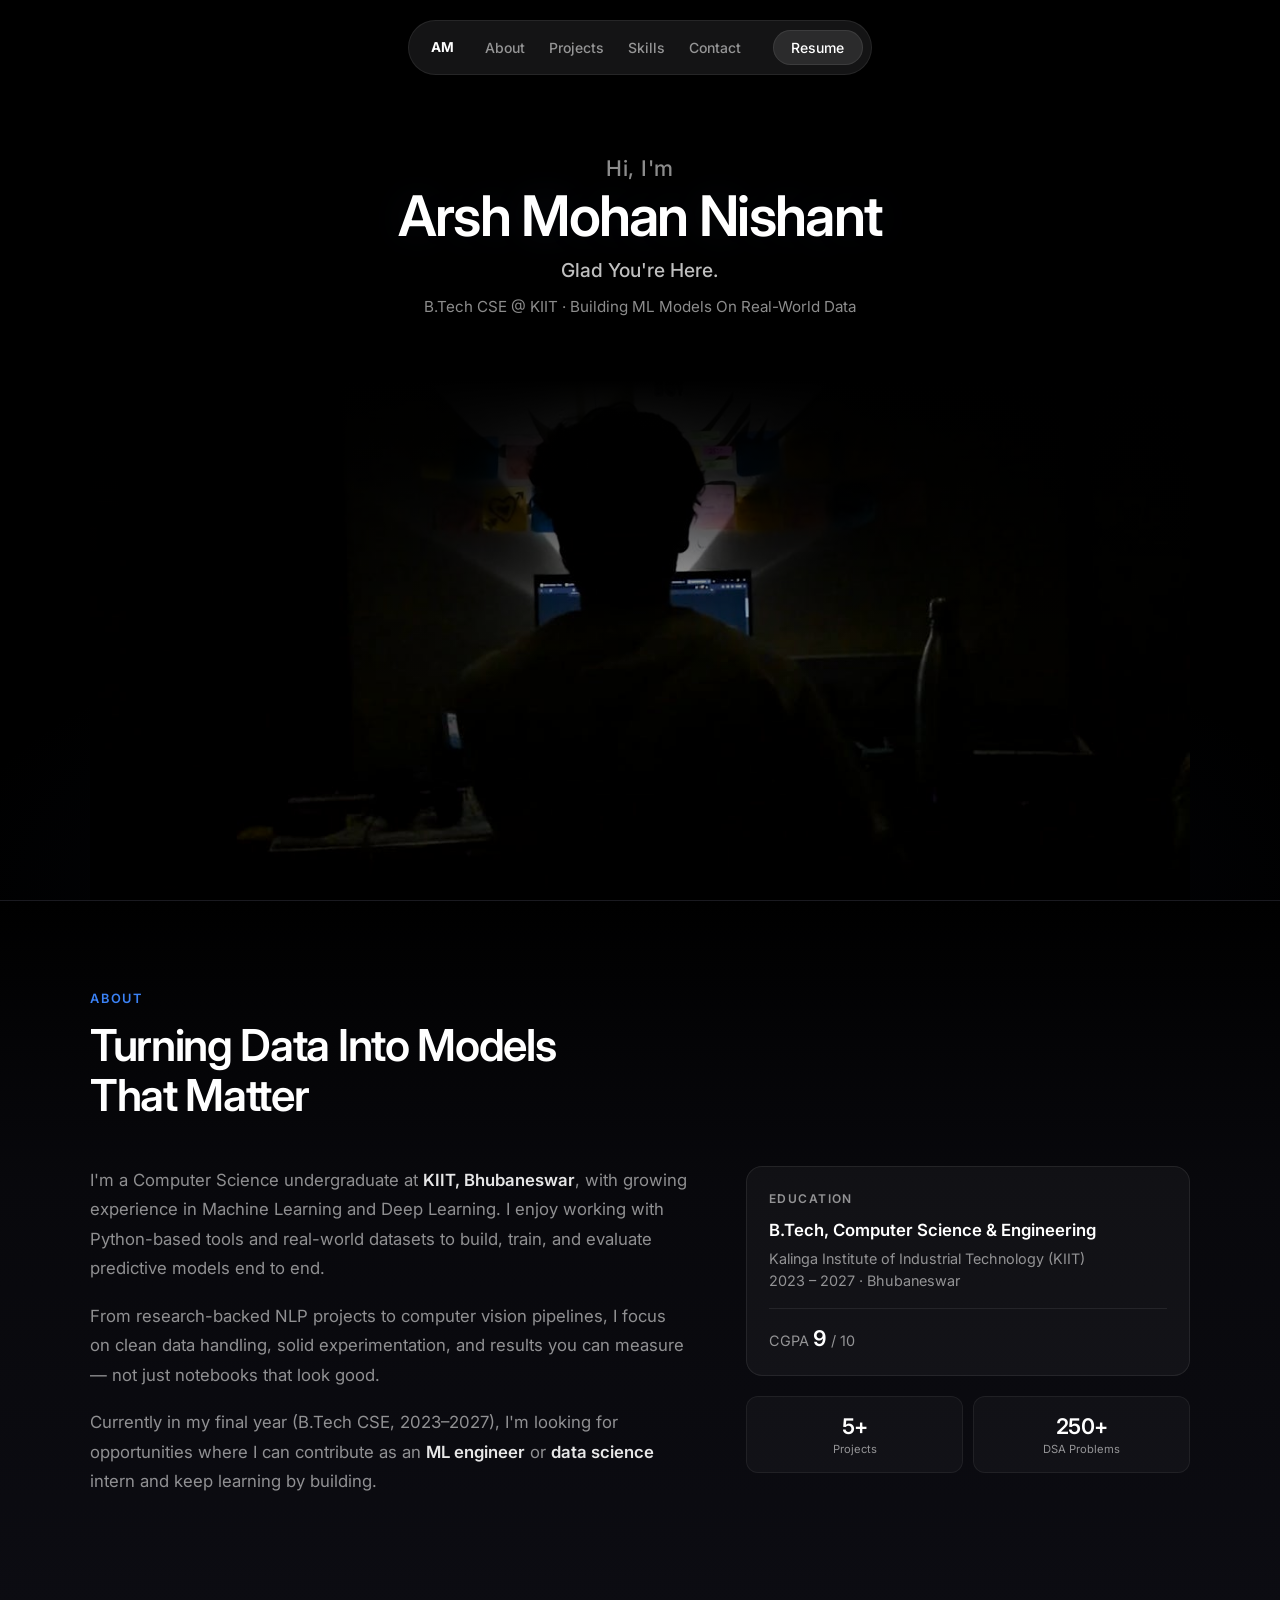
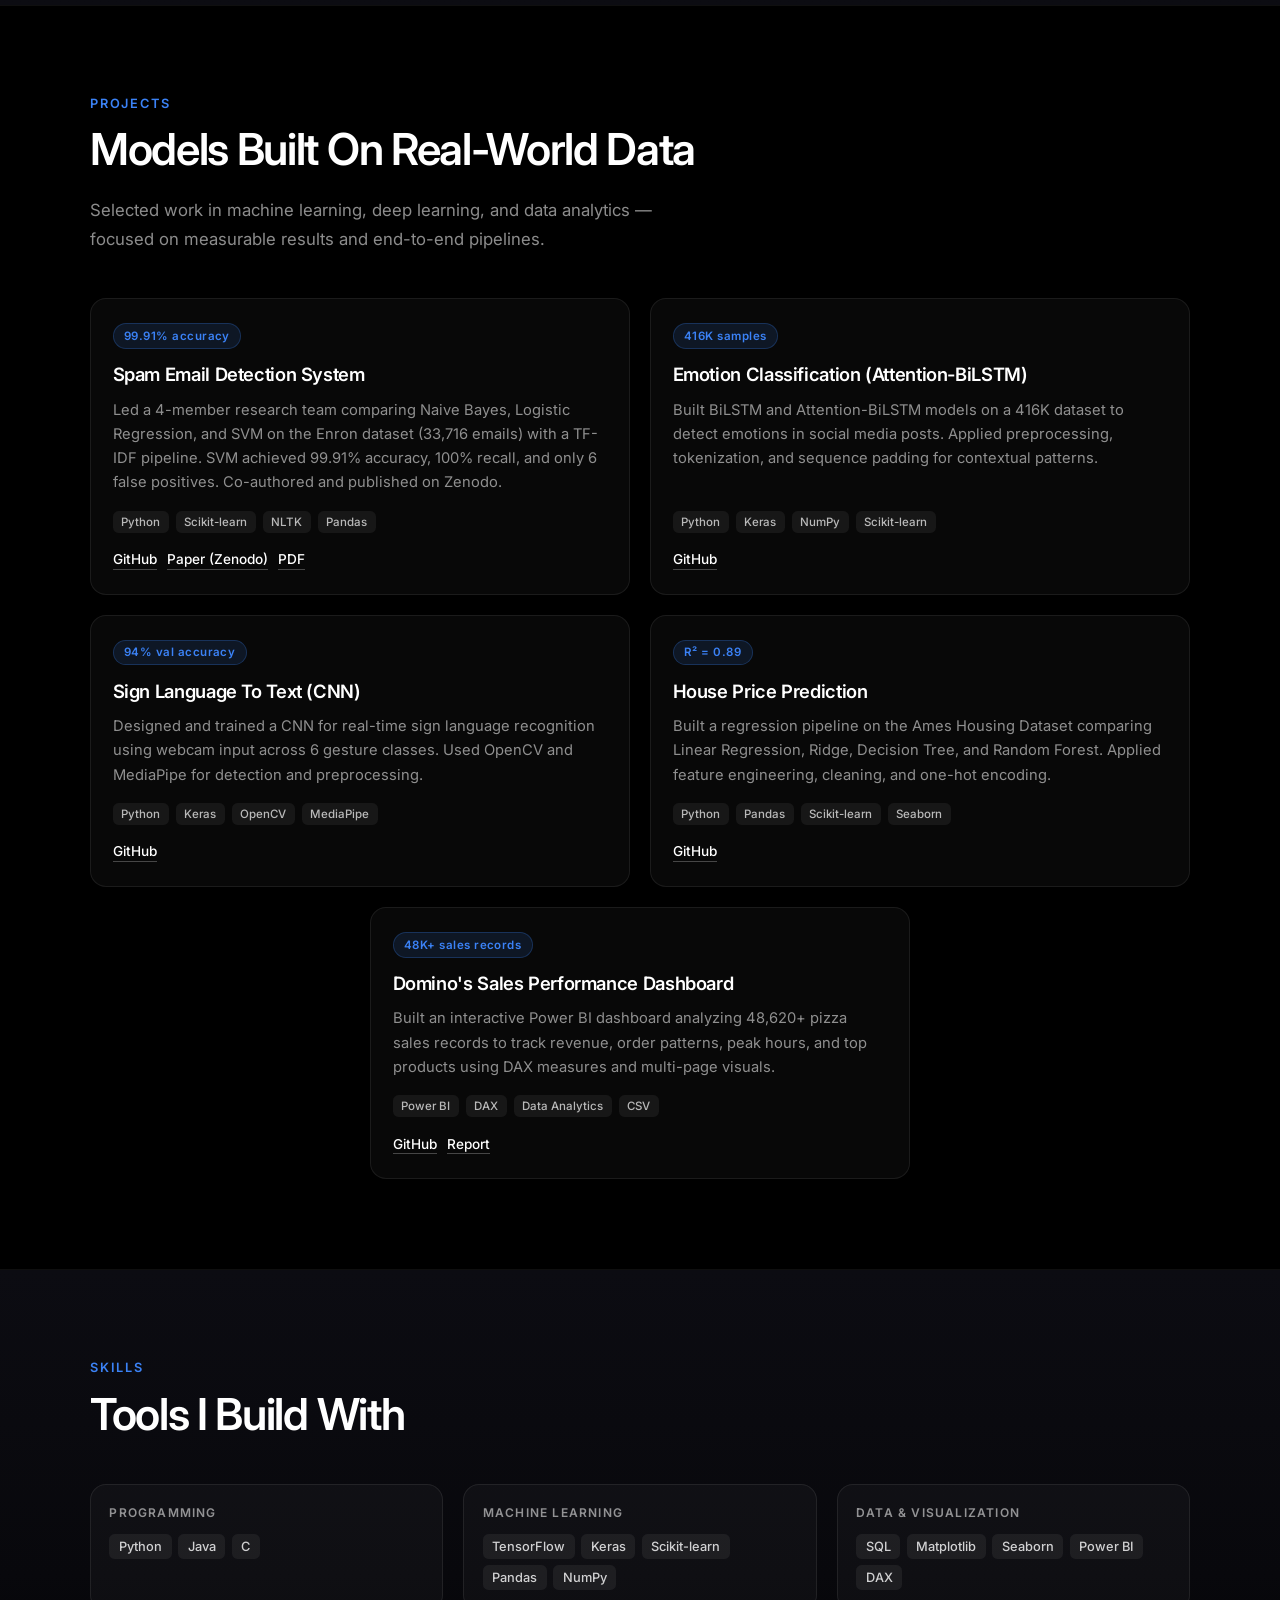
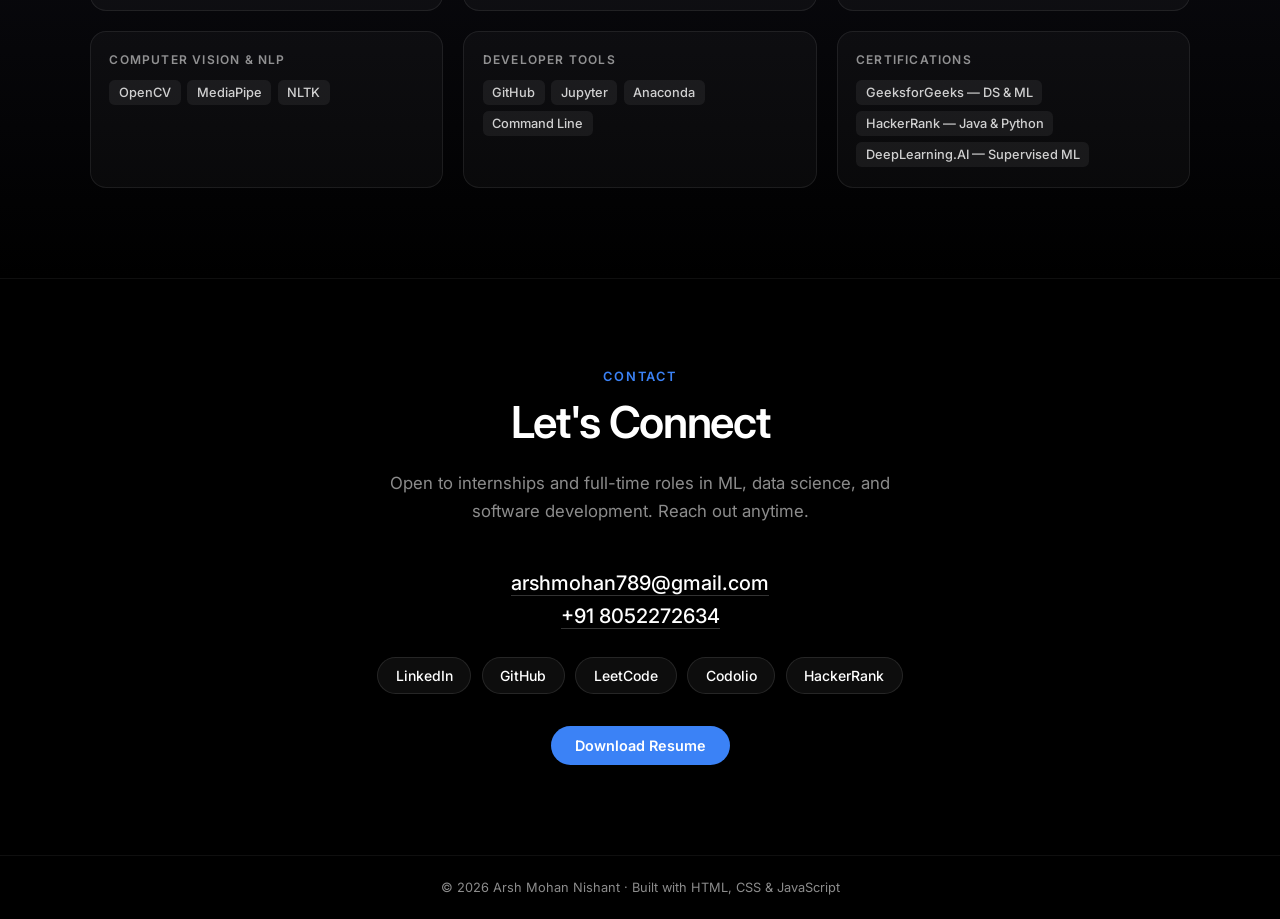
<file: index.html>
<!DOCTYPE html>
<html lang="en">
  <head>
    <meta charset="UTF-8" />
    <meta name="viewport" content="width=device-width, initial-scale=1.0" />
    <meta
      name="description"
      content="Arsh Mohan Nishant — B.Tech CSE @ KIIT. Machine Learning & Deep Learning portfolio."
    />
    <title>Arsh Mohan Nishant | Portfolio</title>
    <link rel="preconnect" href="https://fonts.googleapis.com" />
    <link rel="preconnect" href="https://fonts.gstatic.com" crossorigin />
    <link
      href="https://fonts.googleapis.com/css2?family=Inter:wght@400;500;600;700&display=swap"
      rel="stylesheet"
    />
    <link rel="stylesheet" href="css/style.css" />
  </head>
  <body>
    <div class="page-reveal" aria-hidden="true"></div>
    <!-- Hero: videoframe layout + .md/dark-laptop-room-20563164.jpeg -->
    <header class="hero" id="top">
      <nav class="nav-pill" aria-label="Main navigation">
        <a href="#top" class="nav-logo" aria-label="Home">AM</a>
        <ul class="nav-links">
          <li><a href="#about">About</a></li>
          <li><a href="#projects">Projects</a></li>
          <li><a href="#skills">Skills</a></li>
          <li><a href="#contact">Contact</a></li>
        </ul>
        <a class="nav-cta" href="resume/Resume22April_with_paper.pdf" download
          >Resume</a
        >
      </nav>

      <div class="hero-intro">
        <p class="hero-greeting">Hi, I'm</p>
        <h1 class="hero-headline">Arsh Mohan Nishant</h1>
        <p class="hero-subline">Glad You're Here.</p>
        <p class="hero-tagline">
          B.Tech CSE @ KIIT · Building ML Models On Real-World Data
        </p>
      </div>

      <div class="hero-visual">
        <div class="hero-photo-wrap">
          <img
            class="hero-photo"
            src=".md/dark-laptop-room-20563164.jpeg"
            alt="Developer at a desk with a glowing laptop screen in a dark room"
            width="1200"
            height="800"
          />
        </div>
      </div>
    </header>

    <main>
      <section id="about" class="section about">
        <div class="section-inner">
          <p class="section-label reveal">About</p>
          <h2 class="section-title reveal">
            Turning Data Into Models That Matter
          </h2>

          <div class="about-grid">
            <div class="about-copy">
              <p class="reveal">
                I'm a Computer Science undergraduate at
                <strong>KIIT, Bhubaneswar</strong>, with growing experience in
                Machine Learning and Deep Learning. I enjoy working with
                Python-based tools and real-world datasets to build, train, and
                evaluate predictive models end to end.
              </p>
              <p class="reveal">
                From research-backed NLP projects to computer vision pipelines,
                I focus on clean data handling, solid experimentation, and
                results you can measure — not just notebooks that look good.
              </p>
              <p class="reveal">
                Currently in my final year (B.Tech CSE, 2023–2027), I'm
                looking for opportunities where I can contribute as an
                <strong>ML engineer</strong> or <strong>data science</strong>
                intern and keep learning by building.
              </p>
            </div>

            <aside class="about-panel reveal">
              <div class="about-card">
                <h3>Education</h3>
                <p class="about-card-title">
                  B.Tech, Computer Science &amp; Engineering
                </p>
                <p class="about-card-meta">
                  Kalinga Institute of Industrial Technology (KIIT)
                </p>
                <p class="about-card-meta">2023 – 2027 · Bhubaneswar</p>
                <p class="about-cgpa">CGPA <span>9</span> / 10</p>
              </div>

              <ul class="about-stats">
                <li>
                  <span class="stat-value">5+</span>
                  <span class="stat-label">Projects</span>
                </li>
                <li>
                  <span class="stat-value">250+</span>
                  <span class="stat-label">DSA Problems</span>
                </li>
              </ul>
            </aside>
          </div>
        </div>
      </section>

      <section id="projects" class="section projects">
        <div class="section-inner">
          <p class="section-label reveal">Projects</p>
          <h2 class="section-title reveal">
            Models Built On Real-World Data
          </h2>
          <p class="section-desc reveal">
            Selected work in machine learning, deep learning, and data analytics
            — focused on measurable results and end-to-end pipelines.
          </p>

          <div class="projects-grid">
            <article class="project-card reveal">
              <div class="project-metric">99.91% accuracy</div>
              <h3 class="project-title">Spam Email Detection System</h3>
              <p class="project-desc">
                Led a 4-member research team comparing Naive Bayes, Logistic
                Regression, and SVM on the Enron dataset (33,716 emails) with a
                TF-IDF pipeline. SVM achieved 99.91% accuracy, 100% recall, and
                only 6 false positives. Co-authored and published on Zenodo.
              </p>
              <ul class="project-tags">
                <li>Python</li>
                <li>Scikit-learn</li>
                <li>NLTK</li>
                <li>Pandas</li>
              </ul>
              <div class="project-links">
                <a
                  href="https://github.com/arsh-mohan6/SPAM-EMAIL-DETECTION"
                  class="project-link"
                  target="_blank"
                  rel="noopener noreferrer"
                  >GitHub</a
                >
                <a
                  href="https://zenodo.org/records/19686026"
                  class="project-link"
                  target="_blank"
                  rel="noopener noreferrer"
                  >Paper (Zenodo)</a
                >
                <a
                  href="resume/35CP-615_Spam_Detection_Research_Paper.pdf"
                  class="project-link"
                  target="_blank"
                  rel="noopener noreferrer"
                  >PDF</a
                >
              </div>
            </article>

            <article class="project-card reveal">
              <div class="project-metric">416K samples</div>
              <h3 class="project-title">Emotion Classification (Attention-BiLSTM)</h3>
              <p class="project-desc">
                Built BiLSTM and Attention-BiLSTM models on a 416K dataset to
                detect emotions in social media posts. Applied preprocessing,
                tokenization, and sequence padding for contextual patterns.
              </p>
              <ul class="project-tags">
                <li>Python</li>
                <li>Keras</li>
                <li>NumPy</li>
                <li>Scikit-learn</li>
              </ul>
              <div class="project-links">
                <a
                  href="https://github.com/arsh-mohan6/Attention_Based-BiLSTM-for-Emotion-Detection_SocialMediaText"
                  class="project-link"
                  target="_blank"
                  rel="noopener noreferrer"
                  >GitHub</a
                >
              </div>
            </article>

            <article class="project-card reveal">
              <div class="project-metric">94% val accuracy</div>
              <h3 class="project-title">Sign Language To Text (CNN)</h3>
              <p class="project-desc">
                Designed and trained a CNN for real-time sign language
                recognition using webcam input across 6 gesture classes. Used
                OpenCV and MediaPipe for detection and preprocessing.
              </p>
              <ul class="project-tags">
                <li>Python</li>
                <li>Keras</li>
                <li>OpenCV</li>
                <li>MediaPipe</li>
              </ul>
              <div class="project-links">
                <a
                  href="https://github.com/arsh-mohan6/Sign-Language-Detection"
                  class="project-link"
                  target="_blank"
                  rel="noopener noreferrer"
                  >GitHub</a
                >
              </div>
            </article>

            <article class="project-card reveal">
              <div class="project-metric">R² = 0.89</div>
              <h3 class="project-title">House Price Prediction</h3>
              <p class="project-desc">
                Built a regression pipeline on the Ames Housing Dataset comparing
                Linear Regression, Ridge, Decision Tree, and Random Forest. Applied
                feature engineering, cleaning, and one-hot encoding.
              </p>
              <ul class="project-tags">
                <li>Python</li>
                <li>Pandas</li>
                <li>Scikit-learn</li>
                <li>Seaborn</li>
              </ul>
              <div class="project-links">
                <a
                  href="https://github.com/arsh-mohan6/House-Price-Prediction"
                  class="project-link"
                  target="_blank"
                  rel="noopener noreferrer"
                  >GitHub</a
                >
              </div>
            </article>

            <article class="project-card reveal">
              <div class="project-metric">48K+ sales records</div>
              <h3 class="project-title">Domino's Sales Performance Dashboard</h3>
              <p class="project-desc">
                Built an interactive Power BI dashboard analyzing 48,620+ pizza
                sales records to track revenue, order patterns, peak hours, and
                top products using DAX measures and multi-page visuals.
              </p>
              <ul class="project-tags">
                <li>Power BI</li>
                <li>DAX</li>
                <li>Data Analytics</li>
                <li>CSV</li>
              </ul>
              <div class="project-links">
                <a
                  href="https://github.com/arsh-mohan6/Domino-s-Sales-Perfomance-Dashboard"
                  class="project-link"
                  target="_blank"
                  rel="noopener noreferrer"
                  >GitHub</a
                >
                <a
                  href="https://github.com/arsh-mohan6/Domino-s-Sales-Perfomance-Dashboard/blob/main/Dominos_PowerBI_Report.pdf"
                  class="project-link"
                  target="_blank"
                  rel="noopener noreferrer"
                  >Report</a
                >
              </div>
            </article>
          </div>
        </div>
      </section>

      <section id="skills" class="section skills">
        <div class="section-inner">
          <p class="section-label reveal">Skills</p>
          <h2 class="section-title reveal">Tools I Build With</h2>

          <div class="skills-grid">
            <div class="skill-group reveal">
              <h3>Programming</h3>
              <ul class="skill-tags">
                <li>Python</li>
                <li>Java</li>
                <li>C</li>
              </ul>
            </div>
            <div class="skill-group reveal">
              <h3>Machine Learning</h3>
              <ul class="skill-tags">
                <li>TensorFlow</li>
                <li>Keras</li>
                <li>Scikit-learn</li>
                <li>Pandas</li>
                <li>NumPy</li>
              </ul>
            </div>
            <div class="skill-group reveal">
              <h3>Data &amp; Visualization</h3>
              <ul class="skill-tags">
                <li>SQL</li>
                <li>Matplotlib</li>
                <li>Seaborn</li>
                <li>Power BI</li>
                <li>DAX</li>
              </ul>
            </div>
            <div class="skill-group reveal">
              <h3>Computer Vision &amp; NLP</h3>
              <ul class="skill-tags">
                <li>OpenCV</li>
                <li>MediaPipe</li>
                <li>NLTK</li>
              </ul>
            </div>
            <div class="skill-group reveal">
              <h3>Developer Tools</h3>
              <ul class="skill-tags">
                <li>GitHub</li>
                <li>Jupyter</li>
                <li>Anaconda</li>
                <li>Command Line</li>
              </ul>
            </div>
            <div class="skill-group reveal">
              <h3>Certifications</h3>
              <ul class="skill-tags">
                <li>GeeksforGeeks — DS &amp; ML</li>
                <li>HackerRank — Java &amp; Python</li>
                <li>DeepLearning.AI — Supervised ML</li>
              </ul>
            </div>
          </div>
        </div>
      </section>

      <section id="contact" class="section contact">
        <div class="section-inner contact-inner">
          <p class="section-label reveal">Contact</p>
          <h2 class="section-title reveal">Let's Connect</h2>
          <p class="section-desc reveal">
            Open to internships and full-time roles in ML, data science, and
            software development. Reach out anytime.
          </p>

          <div class="contact-details reveal">
            <a
              class="contact-email"
              href="mailto:arshmohan789@gmail.com"
              >arshmohan789@gmail.com</a
            >
            <a class="contact-phone" href="tel:+918052272634"
              >+91 8052272634</a
            >
          </div>

          <ul class="contact-links reveal">
            <li>
              <a
                href="https://www.linkedin.com/in/arsh-mohan-nishant-6704222a9/"
                target="_blank"
                rel="noopener noreferrer"
                >LinkedIn</a
              >
            </li>
            <li>
              <a
                href="https://github.com/arsh-mohan6"
                target="_blank"
                rel="noopener noreferrer"
                >GitHub</a
              >
            </li>
            <li>
              <a
                href="https://leetcode.com/u/arsh_mohan/"
                target="_blank"
                rel="noopener noreferrer"
                >LeetCode</a
              >
            </li>
            <li>
              <a
                href="https://codolio.com/profile/Arsh_mohan"
                target="_blank"
                rel="noopener noreferrer"
                >Codolio</a
              >
            </li>
            <li>
              <a
                href="https://www.hackerrank.com/profile/arshmohan789"
                target="_blank"
                rel="noopener noreferrer"
                >HackerRank</a
              >
            </li>
          </ul>

          <a
            class="contact-resume reveal"
            href="resume/Resume22April_with_paper.pdf"
            download
            >Download Resume</a
          >
        </div>
      </section>
    </main>

    <footer class="site-footer">
      <p>© 2026 Arsh Mohan Nishant · Built with HTML, CSS &amp; JavaScript</p>
    </footer>

    <div class="cursor-stars"></div>
    <script src="js/main.js"></script>
  </body>
</html>
</file>
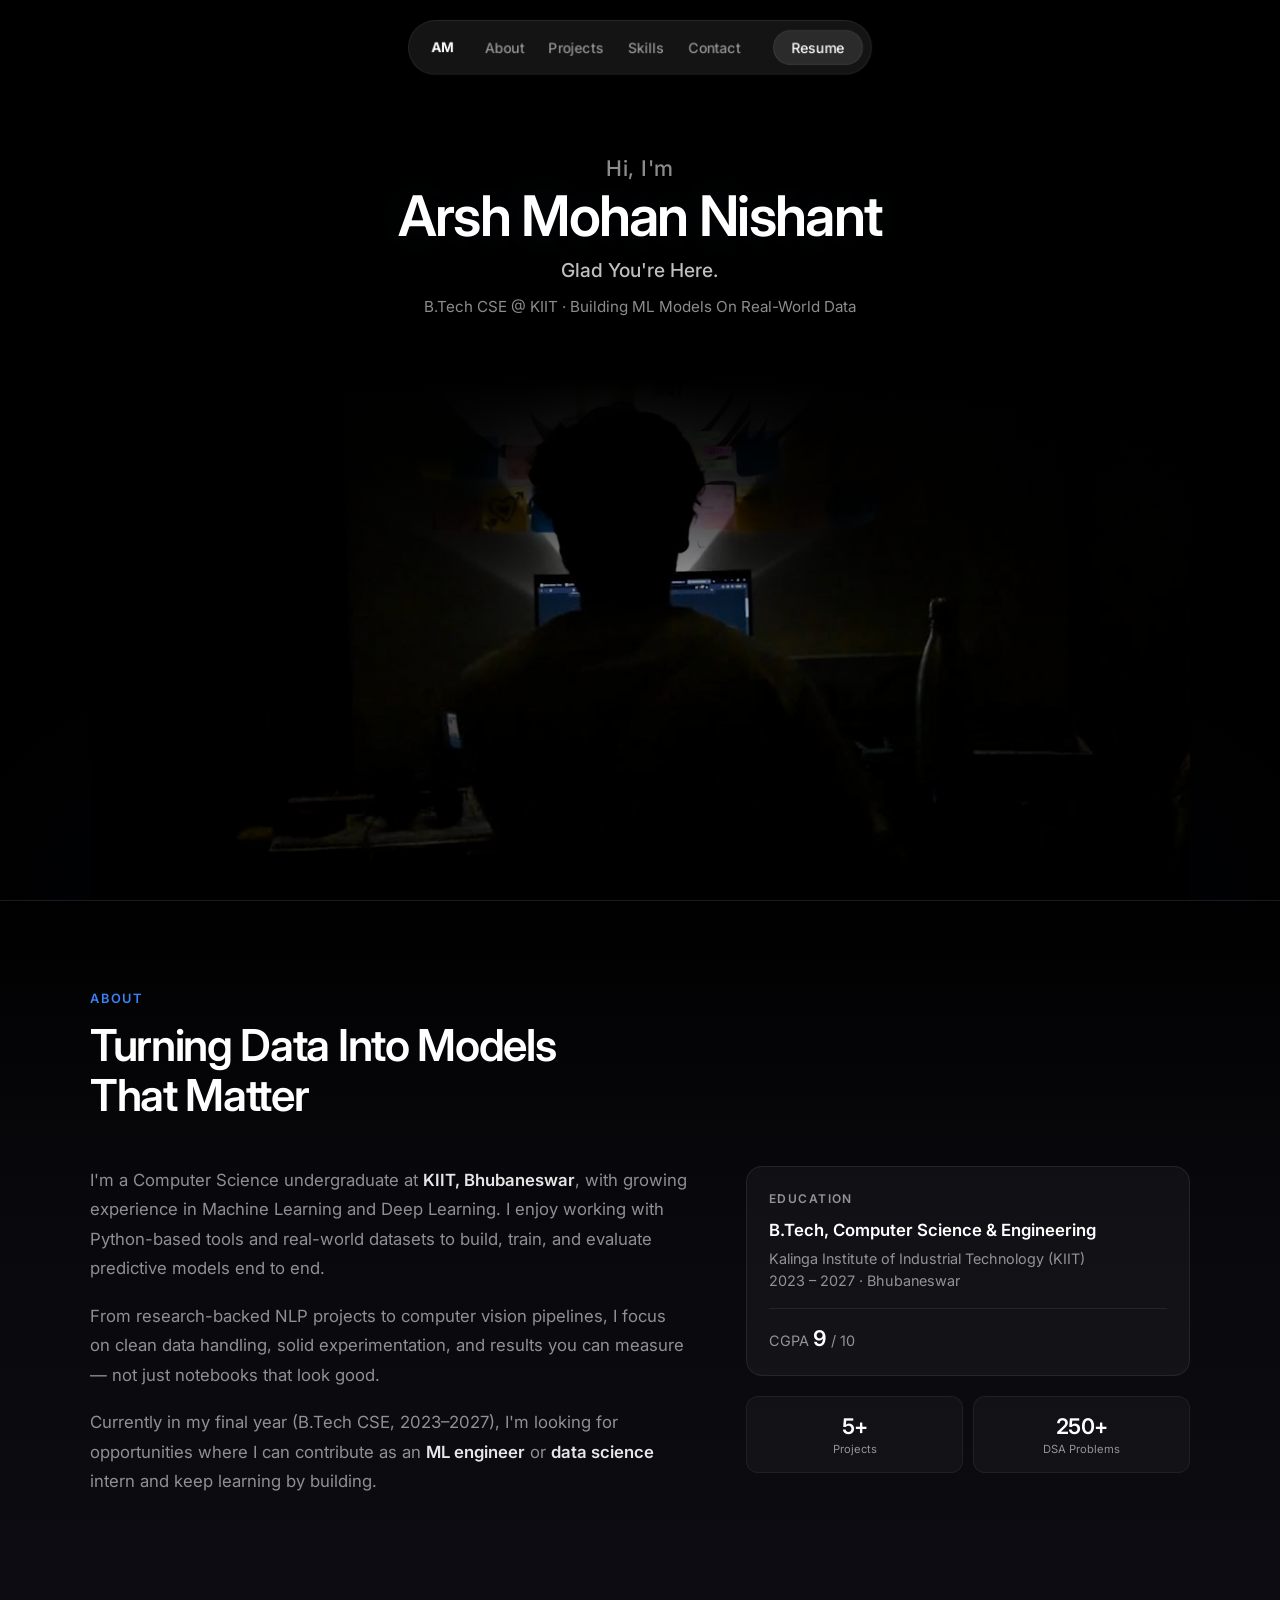
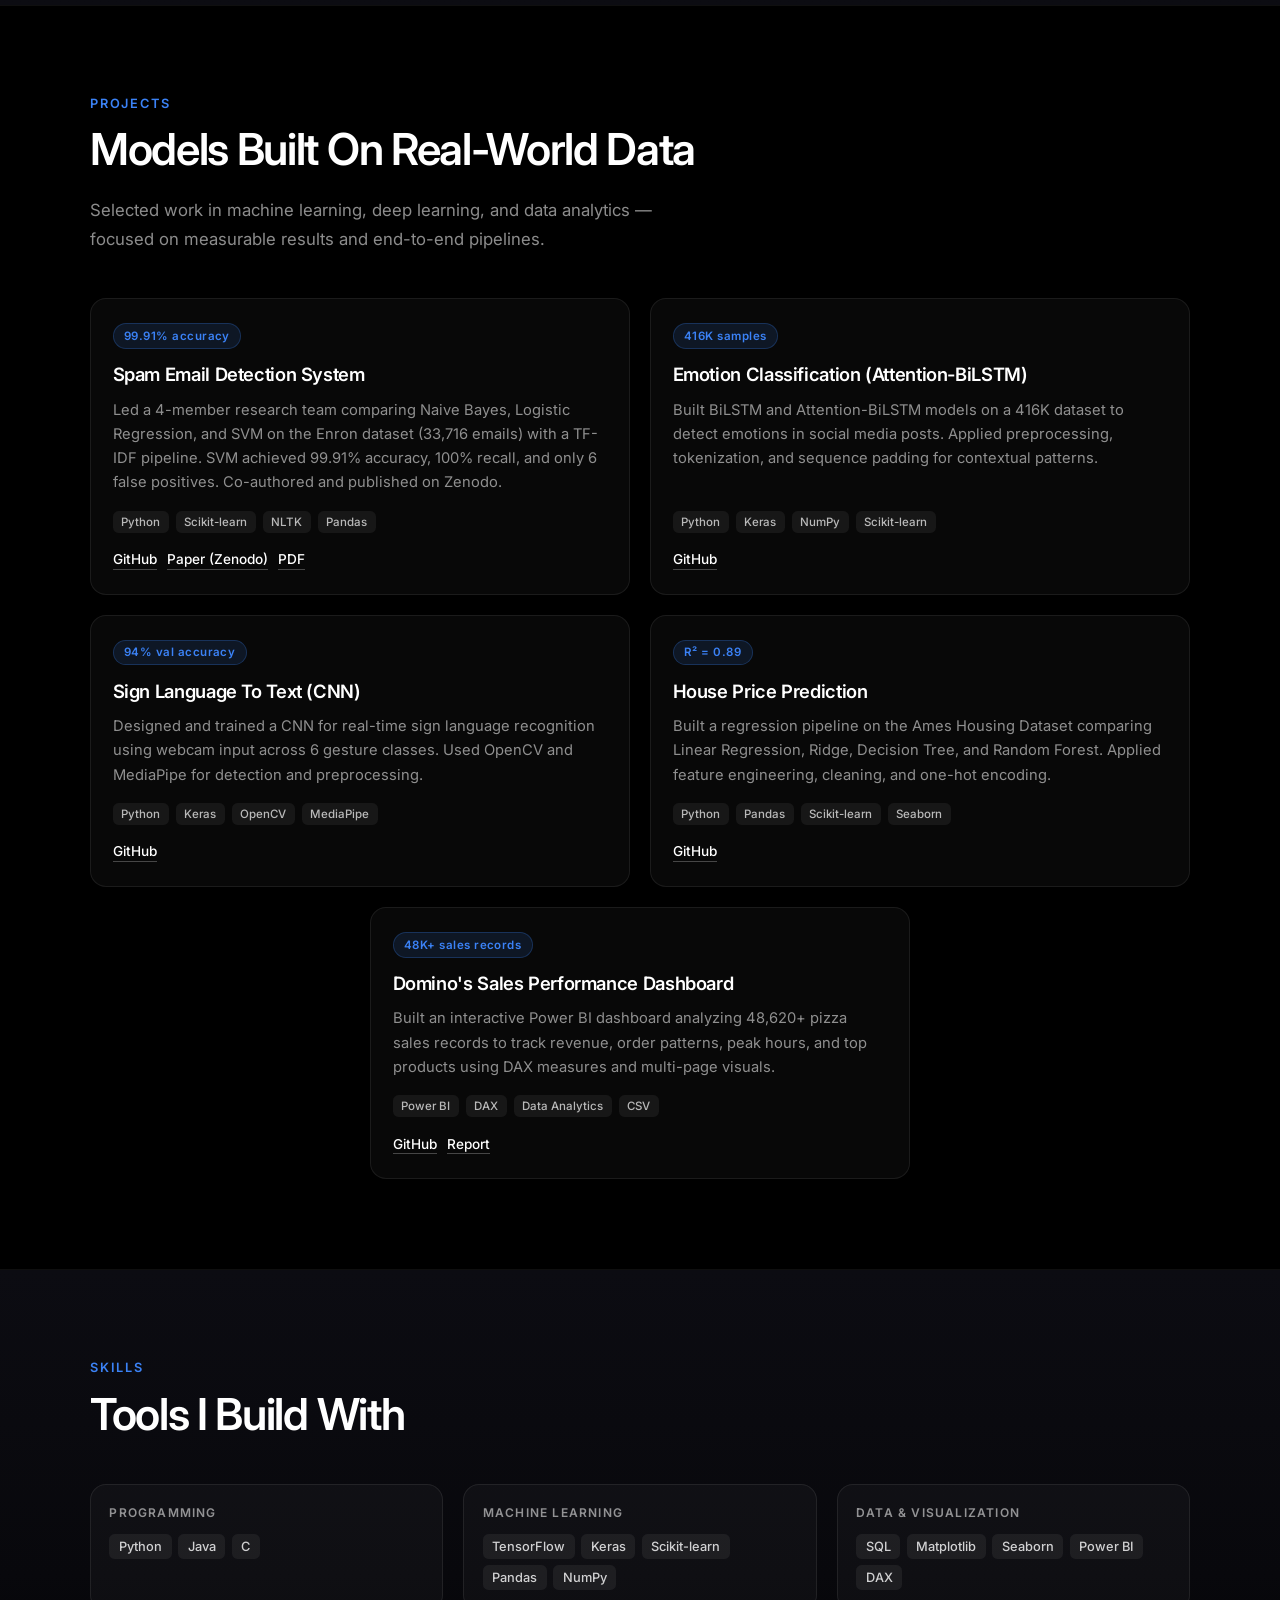
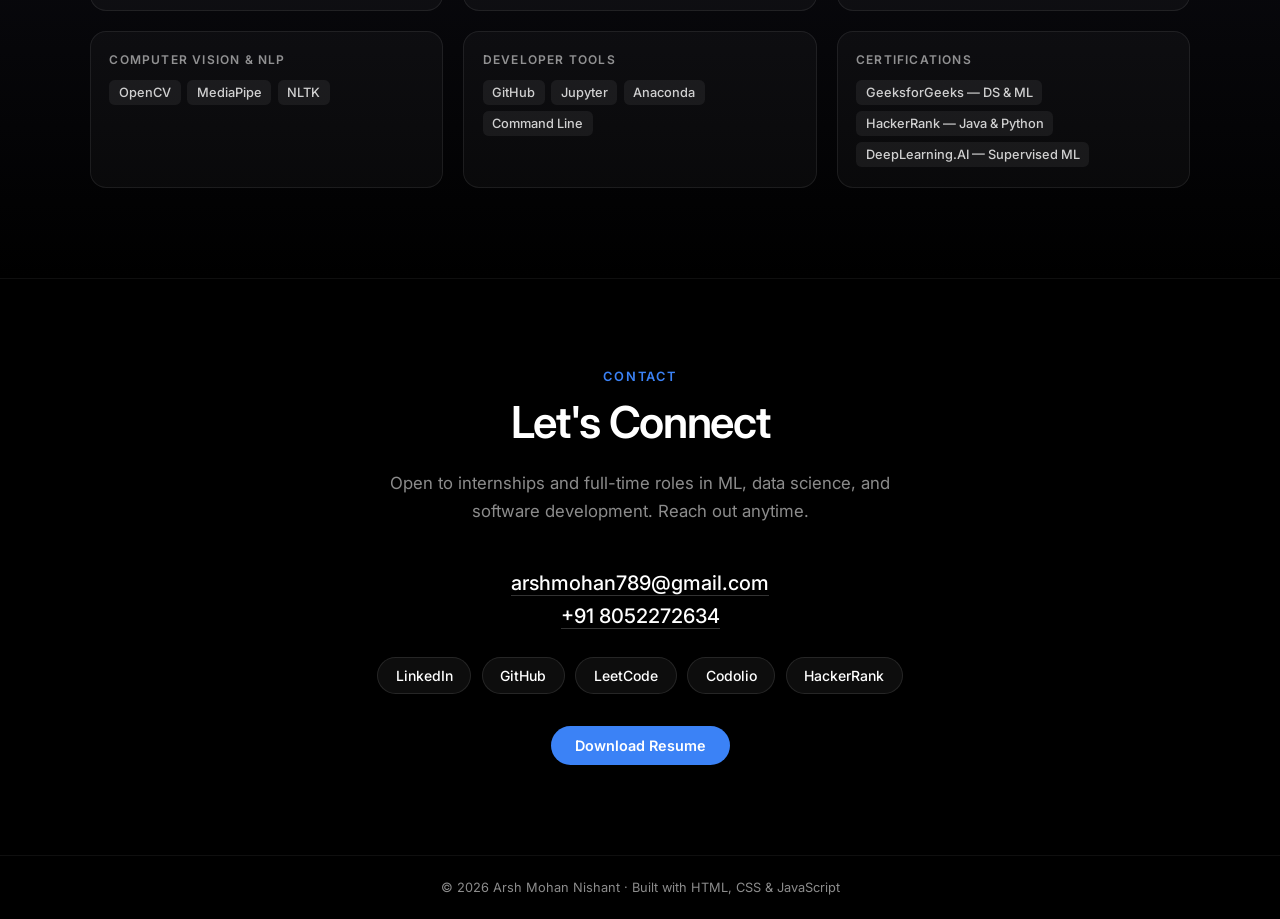
<file: base.html>
<!DOCTYPE html>
<html lang="en">
  <head>
    <meta charset="UTF-8" />
    <meta name="viewport" content="width=device-width, initial-scale=1.0" />
    <meta
      name="description"
      content="Arsh Mohan Nishant — B.Tech CSE @ KIIT. Machine Learning & Deep Learning portfolio."
    />
    <title>Arsh Mohan Nishant | Portfolio</title>
    <link rel="preconnect" href="https://fonts.googleapis.com" />
    <link rel="preconnect" href="https://fonts.gstatic.com" crossorigin />
    <link
      href="https://fonts.googleapis.com/css2?family=Inter:wght@400;500;600;700&display=swap"
      rel="stylesheet"
    />
    <link rel="stylesheet" href="css/style.css" />
  </head>
  <body>
    <div class="page-reveal" aria-hidden="true"></div>
    <!-- Hero: videoframe layout + .md/dark-laptop-room-20563164.jpeg -->
    <header class="hero" id="top">
      <nav class="nav-pill" aria-label="Main navigation">
        <a href="#top" class="nav-logo" aria-label="Home">AM</a>
        <ul class="nav-links">
          <li><a href="#about">About</a></li>
          <li><a href="#projects">Projects</a></li>
          <li><a href="#skills">Skills</a></li>
          <li><a href="#contact">Contact</a></li>
        </ul>
        <a class="nav-cta" href="resume/Resume22April_with_paper.pdf" download
          >Resume</a
        >
      </nav>

      <div class="hero-intro">
        <p class="hero-greeting">Hi, I'm</p>
        <h1 class="hero-headline">Arsh Mohan Nishant</h1>
        <p class="hero-subline">Glad You're Here.</p>
        <p class="hero-tagline">
          B.Tech CSE @ KIIT · Building ML Models On Real-World Data
        </p>
      </div>

      <div class="hero-visual">
        <div class="hero-photo-wrap">
          <img
            class="hero-photo"
            src=".md/dark-laptop-room-20563164.jpeg"
            alt="Developer at a desk with a glowing laptop screen in a dark room"
            width="1200"
            height="800"
          />
        </div>
      </div>
    </header>

    <main>
      <section id="about" class="section about">
        <div class="section-inner">
          <p class="section-label reveal">About</p>
          <h2 class="section-title reveal">
            Turning Data Into Models That Matter
          </h2>

          <div class="about-grid">
            <div class="about-copy">
              <p class="reveal">
                I'm a Computer Science undergraduate at
                <strong>KIIT, Bhubaneswar</strong>, with growing experience in
                Machine Learning and Deep Learning. I enjoy working with
                Python-based tools and real-world datasets to build, train, and
                evaluate predictive models end to end.
              </p>
              <p class="reveal">
                From research-backed NLP projects to computer vision pipelines,
                I focus on clean data handling, solid experimentation, and
                results you can measure — not just notebooks that look good.
              </p>
              <p class="reveal">
                Currently in my final year (B.Tech CSE, 2023–2027), I'm
                looking for opportunities where I can contribute as an
                <strong>ML engineer</strong> or <strong>data science</strong>
                intern and keep learning by building.
              </p>
            </div>

            <aside class="about-panel reveal">
              <div class="about-card">
                <h3>Education</h3>
                <p class="about-card-title">
                  B.Tech, Computer Science &amp; Engineering
                </p>
                <p class="about-card-meta">
                  Kalinga Institute of Industrial Technology (KIIT)
                </p>
                <p class="about-card-meta">2023 – 2027 · Bhubaneswar</p>
                <p class="about-cgpa">CGPA <span>9</span> / 10</p>
              </div>

              <ul class="about-stats">
                <li>
                  <span class="stat-value">5+</span>
                  <span class="stat-label">Projects</span>
                </li>
                <li>
                  <span class="stat-value">250+</span>
                  <span class="stat-label">DSA Problems</span>
                </li>
              </ul>
            </aside>
          </div>
        </div>
      </section>

      <section id="projects" class="section projects">
        <div class="section-inner">
          <p class="section-label reveal">Projects</p>
          <h2 class="section-title reveal">
            Models Built On Real-World Data
          </h2>
          <p class="section-desc reveal">
            Selected work in machine learning, deep learning, and data analytics
            — focused on measurable results and end-to-end pipelines.
          </p>

          <div class="projects-grid">
            <article class="project-card reveal">
              <div class="project-metric">99.91% accuracy</div>
              <h3 class="project-title">Spam Email Detection System</h3>
              <p class="project-desc">
                Led a 4-member research team comparing Naive Bayes, Logistic
                Regression, and SVM on the Enron dataset (33,716 emails) with a
                TF-IDF pipeline. SVM achieved 99.91% accuracy, 100% recall, and
                only 6 false positives. Co-authored and published on Zenodo.
              </p>
              <ul class="project-tags">
                <li>Python</li>
                <li>Scikit-learn</li>
                <li>NLTK</li>
                <li>Pandas</li>
              </ul>
              <div class="project-links">
                <a
                  href="https://github.com/arsh-mohan6/SPAM-EMAIL-DETECTION"
                  class="project-link"
                  target="_blank"
                  rel="noopener noreferrer"
                  >GitHub</a
                >
                <a
                  href="https://zenodo.org/records/19686026"
                  class="project-link"
                  target="_blank"
                  rel="noopener noreferrer"
                  >Paper (Zenodo)</a
                >
                <a
                  href="resume/35CP-615_Spam_Detection_Research_Paper.pdf"
                  class="project-link"
                  target="_blank"
                  rel="noopener noreferrer"
                  >PDF</a
                >
              </div>
            </article>

            <article class="project-card reveal">
              <div class="project-metric">416K samples</div>
              <h3 class="project-title">Emotion Classification (Attention-BiLSTM)</h3>
              <p class="project-desc">
                Built BiLSTM and Attention-BiLSTM models on a 416K dataset to
                detect emotions in social media posts. Applied preprocessing,
                tokenization, and sequence padding for contextual patterns.
              </p>
              <ul class="project-tags">
                <li>Python</li>
                <li>Keras</li>
                <li>NumPy</li>
                <li>Scikit-learn</li>
              </ul>
              <div class="project-links">
                <a
                  href="https://github.com/arsh-mohan6/Attention_Based-BiLSTM-for-Emotion-Detection_SocialMediaText"
                  class="project-link"
                  target="_blank"
                  rel="noopener noreferrer"
                  >GitHub</a
                >
              </div>
            </article>

            <article class="project-card reveal">
              <div class="project-metric">94% val accuracy</div>
              <h3 class="project-title">Sign Language To Text (CNN)</h3>
              <p class="project-desc">
                Designed and trained a CNN for real-time sign language
                recognition using webcam input across 6 gesture classes. Used
                OpenCV and MediaPipe for detection and preprocessing.
              </p>
              <ul class="project-tags">
                <li>Python</li>
                <li>Keras</li>
                <li>OpenCV</li>
                <li>MediaPipe</li>
              </ul>
              <div class="project-links">
                <a
                  href="https://github.com/arsh-mohan6/Sign-Language-Detection"
                  class="project-link"
                  target="_blank"
                  rel="noopener noreferrer"
                  >GitHub</a
                >
              </div>
            </article>

            <article class="project-card reveal">
              <div class="project-metric">R² = 0.89</div>
              <h3 class="project-title">House Price Prediction</h3>
              <p class="project-desc">
                Built a regression pipeline on the Ames Housing Dataset comparing
                Linear Regression, Ridge, Decision Tree, and Random Forest. Applied
                feature engineering, cleaning, and one-hot encoding.
              </p>
              <ul class="project-tags">
                <li>Python</li>
                <li>Pandas</li>
                <li>Scikit-learn</li>
                <li>Seaborn</li>
              </ul>
              <div class="project-links">
                <a
                  href="https://github.com/arsh-mohan6/House-Price-Prediction"
                  class="project-link"
                  target="_blank"
                  rel="noopener noreferrer"
                  >GitHub</a
                >
              </div>
            </article>

            <article class="project-card reveal">
              <div class="project-metric">48K+ sales records</div>
              <h3 class="project-title">Domino's Sales Performance Dashboard</h3>
              <p class="project-desc">
                Built an interactive Power BI dashboard analyzing 48,620+ pizza
                sales records to track revenue, order patterns, peak hours, and
                top products using DAX measures and multi-page visuals.
              </p>
              <ul class="project-tags">
                <li>Power BI</li>
                <li>DAX</li>
                <li>Data Analytics</li>
                <li>CSV</li>
              </ul>
              <div class="project-links">
                <a
                  href="https://github.com/arsh-mohan6/Domino-s-Sales-Perfomance-Dashboard"
                  class="project-link"
                  target="_blank"
                  rel="noopener noreferrer"
                  >GitHub</a
                >
                <a
                  href="https://github.com/arsh-mohan6/Domino-s-Sales-Perfomance-Dashboard/blob/main/Dominos_PowerBI_Report.pdf"
                  class="project-link"
                  target="_blank"
                  rel="noopener noreferrer"
                  >Report</a
                >
              </div>
            </article>
          </div>
        </div>
      </section>

      <section id="skills" class="section skills">
        <div class="section-inner">
          <p class="section-label reveal">Skills</p>
          <h2 class="section-title reveal">Tools I Build With</h2>

          <div class="skills-grid">
            <div class="skill-group reveal">
              <h3>Programming</h3>
              <ul class="skill-tags">
                <li>Python</li>
                <li>Java</li>
                <li>C</li>
              </ul>
            </div>
            <div class="skill-group reveal">
              <h3>Machine Learning</h3>
              <ul class="skill-tags">
                <li>TensorFlow</li>
                <li>Keras</li>
                <li>Scikit-learn</li>
                <li>Pandas</li>
                <li>NumPy</li>
              </ul>
            </div>
            <div class="skill-group reveal">
              <h3>Data &amp; Visualization</h3>
              <ul class="skill-tags">
                <li>SQL</li>
                <li>Matplotlib</li>
                <li>Seaborn</li>
                <li>Power BI</li>
                <li>DAX</li>
              </ul>
            </div>
            <div class="skill-group reveal">
              <h3>Computer Vision &amp; NLP</h3>
              <ul class="skill-tags">
                <li>OpenCV</li>
                <li>MediaPipe</li>
                <li>NLTK</li>
              </ul>
            </div>
            <div class="skill-group reveal">
              <h3>Developer Tools</h3>
              <ul class="skill-tags">
                <li>GitHub</li>
                <li>Jupyter</li>
                <li>Anaconda</li>
                <li>Command Line</li>
              </ul>
            </div>
            <div class="skill-group reveal">
              <h3>Certifications</h3>
              <ul class="skill-tags">
                <li>GeeksforGeeks — DS &amp; ML</li>
                <li>HackerRank — Java &amp; Python</li>
                <li>DeepLearning.AI — Supervised ML</li>
              </ul>
            </div>
          </div>
        </div>
      </section>

      <section id="contact" class="section contact">
        <div class="section-inner contact-inner">
          <p class="section-label reveal">Contact</p>
          <h2 class="section-title reveal">Let's Connect</h2>
          <p class="section-desc reveal">
            Open to internships and full-time roles in ML, data science, and
            software development. Reach out anytime.
          </p>

          <div class="contact-details reveal">
            <a
              class="contact-email"
              href="mailto:arshmohan789@gmail.com"
              >arshmohan789@gmail.com</a
            >
            <a class="contact-phone" href="tel:+918052272634"
              >+91 8052272634</a
            >
          </div>

          <ul class="contact-links reveal">
            <li>
              <a
                href="https://www.linkedin.com/in/arsh-mohan-nishant-6704222a9/"
                target="_blank"
                rel="noopener noreferrer"
                >LinkedIn</a
              >
            </li>
            <li>
              <a
                href="https://github.com/arsh-mohan6"
                target="_blank"
                rel="noopener noreferrer"
                >GitHub</a
              >
            </li>
            <li>
              <a
                href="https://leetcode.com/u/arsh_mohan/"
                target="_blank"
                rel="noopener noreferrer"
                >LeetCode</a
              >
            </li>
            <li>
              <a
                href="https://codolio.com/profile/Arsh_mohan"
                target="_blank"
                rel="noopener noreferrer"
                >Codolio</a
              >
            </li>
            <li>
              <a
                href="https://www.hackerrank.com/profile/arshmohan789"
                target="_blank"
                rel="noopener noreferrer"
                >HackerRank</a
              >
            </li>
          </ul>

          <a
            class="contact-resume reveal"
            href="resume/Resume22April_with_paper.pdf"
            download
            >Download Resume</a
          >
        </div>
      </section>
    </main>

    <footer class="site-footer">
      <p>© 2026 Arsh Mohan Nishant · Built with HTML, CSS &amp; JavaScript</p>
    </footer>

    <script src="js/main.js"></script>
  </body>
</html>
</file>
<file: css/style.css>
*,
*::before,
*::after {
  box-sizing: border-box;
  margin: 0;
  padding: 0;
}

:root {
  --bg: #000000;
  --text: #ffffff;
  --text-muted: rgba(255, 255, 255, 0.55);
  --nav-bg: rgba(28, 28, 30, 0.72);
  --nav-border: rgba(255, 255, 255, 0.08);
  --accent: #3b82f6;
  --glow: rgba(120, 160, 255, 0.35);
  --reveal-duration: 2.75s;
  --reveal-ease: cubic-bezier(0.16, 1, 0.3, 1);
}

html {
  scroll-behavior: smooth;
}

body {
  font-family: "Inter", system-ui, -apple-system, sans-serif;
  background: var(--bg);
  color: var(--text);
  min-height: 100vh;
  overflow-x: hidden;
  -webkit-font-smoothing: antialiased;
}

/* —— Page load: cinematic blur → clear —— */
@keyframes blurToClear {
  0% {
    filter: blur(36px) brightness(0.45) saturate(0.75);
    opacity: 0;
    transform: scale(1.035);
  }
  35% {
    opacity: 0.55;
  }
  70% {
    filter: blur(8px) brightness(0.88) saturate(0.95);
    opacity: 0.92;
  }
  100% {
    filter: blur(0) brightness(1) saturate(1);
    opacity: 1;
    transform: scale(1);
  }
}

@keyframes revealOverlayFade {
  0% {
    opacity: 1;
    backdrop-filter: blur(0);
    -webkit-backdrop-filter: blur(0);
  }
  25% {
    opacity: 1;
    backdrop-filter: blur(6px);
    -webkit-backdrop-filter: blur(6px);
  }
  100% {
    opacity: 0;
    backdrop-filter: blur(0);
    -webkit-backdrop-filter: blur(0);
    visibility: hidden;
  }
}

@keyframes ambientGlow {
  0% {
    opacity: 0;
  }
  100% {
    opacity: 1;
  }
}

@keyframes introTextGlow {
  0% {
    text-shadow: 0 0 0 transparent;
  }
  100% {
    text-shadow: 0 0 40px rgba(120, 160, 255, 0.08);
  }
}

/* Full-screen veil: dark → lifts as content sharpens */
.page-reveal {
  position: fixed;
  inset: 0;
  z-index: 200;
  pointer-events: none;
  background: radial-gradient(
    ellipse 120% 100% at 50% 40%,
    rgba(0, 0, 0, 0.35) 0%,
    #000000 72%
  );
  animation: revealOverlayFade var(--reveal-duration) var(--reveal-ease) forwards;
}

/* —— Hero (videoframe-inspired) —— */
.hero {
  position: relative;
  min-height: 100vh;
  display: flex;
  flex-direction: column;
  align-items: center;
  background: var(--bg);
  opacity: 0;
  transform-origin: center center;
  animation: blurToClear var(--reveal-duration) var(--reveal-ease) forwards;
  will-change: filter, opacity, transform;
}

.hero-intro .hero-headline {
  animation: introTextGlow 1.8s var(--reveal-ease) 1.6s forwards;
}

@media (prefers-reduced-motion: reduce) {
  .page-reveal {
    display: none;
  }

  .hero {
    animation: none;
    filter: none;
    opacity: 1;
    transform: none;
  }

  .hero-intro .hero-headline {
    animation: none;
  }
}

.hero::before {
  content: "";
  position: absolute;
  inset: 0;
  background: radial-gradient(
    ellipse 80% 50% at 50% 100%,
    rgba(40, 60, 120, 0.12) 0%,
    transparent 70%
  );
  pointer-events: none;
  opacity: 0;
  animation: ambientGlow 2s var(--reveal-ease) 1.2s forwards;
}

/* —— Nav pill —— */
.nav-pill {
  position: relative;
  z-index: 10;
  display: flex;
  align-items: center;
  gap: 1.75rem;
  margin-top: 1.25rem;
  padding: 0.55rem 0.55rem 0.55rem 1.25rem;
  background: var(--nav-bg);
  border: 1px solid var(--nav-border);
  border-radius: 999px;
  backdrop-filter: blur(20px);
  -webkit-backdrop-filter: blur(20px);
}

.nav-logo {
  display: flex;
  align-items: center;
  justify-content: center;
  width: 28px;
  height: 28px;
  font-weight: 700;
  font-size: 0.85rem;
  letter-spacing: -0.02em;
  color: var(--text);
  text-decoration: none;
}

.nav-links {
  display: flex;
  align-items: center;
  gap: 1.5rem;
  list-style: none;
}

.nav-links a {
  color: var(--text-muted);
  text-decoration: none;
  font-size: 0.875rem;
  font-weight: 500;
  transition: color 0.2s ease;
}

.nav-links a:hover {
  color: var(--text);
}

.nav-cta {
  margin-left: 0.25rem;
  padding: 0.5rem 1.1rem;
  background: rgba(255, 255, 255, 0.1);
  border: 1px solid var(--nav-border);
  border-radius: 999px;
  color: var(--text);
  font-size: 0.875rem;
  font-weight: 500;
  text-decoration: none;
  transition: background 0.2s ease;
}

.nav-cta:hover {
  background: rgba(255, 255, 255, 0.16);
}

/* —— Hero intro text —— */
.hero-intro {
  position: relative;
  z-index: 5;
  margin-top: clamp(2.5rem, 10vh, 5rem);
  text-align: center;
  padding: 0 1.5rem;
  max-width: 42rem;
}

.hero-greeting {
  font-size: clamp(1.1rem, 2.5vw, 1.35rem);
  font-weight: 500;
  color: var(--text-muted);
  letter-spacing: 0.02em;
  margin-bottom: 0.35rem;
}

.hero-headline {
  font-size: clamp(2rem, 5.5vw, 3.5rem);
  font-weight: 600;
  letter-spacing: -0.03em;
  line-height: 1.1;
  margin-bottom: 0.65rem;
}

.hero-subline {
  font-size: clamp(1rem, 2.2vw, 1.2rem);
  font-weight: 500;
  color: rgba(255, 255, 255, 0.75);
  margin-bottom: 0.85rem;
}

.hero-tagline {
  font-size: clamp(0.85rem, 1.8vw, 0.95rem);
  font-weight: 400;
  color: var(--text-muted);
  line-height: 1.5;
}

/* —— Laptop visual —— */
.hero-visual {
  position: relative;
  z-index: 2;
  flex: 1;
  display: flex;
  align-items: flex-end;
  justify-content: center;
  width: 100%;
  margin-top: auto;
  padding-bottom: 0;
  pointer-events: none;
}

.hero-photo-wrap {
  position: relative;
  width: 100%;
  max-width: 1100px;
  line-height: 0;
}

/* Fade photo into black hero (Umbrel-style blend) */
.hero-photo-wrap::before {
  content: "";
  position: absolute;
  inset: 0;
  z-index: 1;
  background: linear-gradient(
    to bottom,
    #000000 0%,
    rgba(0, 0, 0, 0.85) 18%,
    rgba(0, 0, 0, 0.25) 45%,
    transparent 62%
  );
  pointer-events: none;
}

.hero-photo-wrap::after {
  content: "";
  position: absolute;
  left: 0;
  right: 0;
  bottom: 0;
  height: 12%;
  z-index: 1;
  background: linear-gradient(to top, #000000, transparent);
  pointer-events: none;
}

.hero-photo {
  display: block;
  width: 100%;
  max-height: min(58vh, 520px);
  object-fit: cover;
  object-position: center 35%;
  filter: brightness(0.92) contrast(1.05);
}

/* —— Shared sections —— */
.section {
  position: relative;
  padding: clamp(4rem, 10vh, 6.5rem) 1.5rem;
}

.section-inner {
  max-width: 1100px;
  margin: 0 auto;
}

.section-label {
  font-size: 0.8rem;
  font-weight: 600;
  letter-spacing: 0.14em;
  text-transform: uppercase;
  color: var(--accent);
  margin-bottom: 0.85rem;
}

.section-title {
  font-size: clamp(1.75rem, 4vw, 2.75rem);
  font-weight: 600;
  letter-spacing: -0.03em;
  line-height: 1.15;
  max-width: 18ch;
  margin-bottom: clamp(2rem, 5vh, 3rem);
}

/* Scroll reveal */
.reveal {
  opacity: 0;
  filter: blur(10px);
  transform: translateY(20px);
  transition:
    opacity 0.9s var(--reveal-ease),
    filter 0.9s var(--reveal-ease),
    transform 0.9s var(--reveal-ease);
}

.reveal.is-visible {
  opacity: 1;
  filter: blur(0);
  transform: translateY(0);
}

.reveal:nth-child(2) {
  transition-delay: 0.08s;
}
.reveal:nth-child(3) {
  transition-delay: 0.14s;
}
.reveal:nth-child(4) {
  transition-delay: 0.2s;
}

/* —— About —— */
.about {
  background: linear-gradient(
    180deg,
    #000000 0%,
    #08080c 40%,
    #0c0c12 100%
  );
  border-top: 1px solid rgba(255, 255, 255, 0.06);
}

.about-grid {
  display: grid;
  grid-template-columns: 1.15fr 0.85fr;
  gap: clamp(2rem, 5vw, 3.5rem);
  align-items: start;
}

.about-copy p {
  color: var(--text-muted);
  font-size: clamp(0.95rem, 1.8vw, 1.05rem);
  line-height: 1.75;
  margin-bottom: 1.15rem;
}

.about-copy strong {
  color: rgba(255, 255, 255, 0.9);
  font-weight: 600;
}

.about-panel {
  display: flex;
  flex-direction: column;
  gap: 1.25rem;
}

.about-card {
  padding: 1.5rem 1.35rem;
  background: rgba(255, 255, 255, 0.04);
  border: 1px solid rgba(255, 255, 255, 0.08);
  border-radius: 1rem;
  backdrop-filter: blur(12px);
  -webkit-backdrop-filter: blur(12px);
}

.about-card h3 {
  font-size: 0.75rem;
  font-weight: 600;
  letter-spacing: 0.12em;
  text-transform: uppercase;
  color: var(--text-muted);
  margin-bottom: 0.85rem;
}

.about-card-title {
  font-size: 1.05rem;
  font-weight: 600;
  line-height: 1.4;
  margin-bottom: 0.35rem;
}

.about-card-meta {
  font-size: 0.9rem;
  color: var(--text-muted);
  line-height: 1.5;
}

.about-cgpa {
  margin-top: 1rem;
  padding-top: 1rem;
  border-top: 1px solid rgba(255, 255, 255, 0.08);
  font-size: 0.9rem;
  color: var(--text-muted);
}

.about-cgpa span {
  font-size: 1.35rem;
  font-weight: 600;
  color: var(--text);
}

.about-stats {
  list-style: none;
  display: grid;
  grid-template-columns: repeat(2, 1fr);
  gap: 0.65rem;
}

.about-stats li {
  padding: 1rem 0.65rem;
  text-align: center;
  background: rgba(255, 255, 255, 0.03);
  border: 1px solid rgba(255, 255, 255, 0.06);
  border-radius: 0.75rem;
  transition: border-color 0.2s ease, background 0.2s ease;
}

.about-stats li:hover {
  border-color: rgba(59, 130, 246, 0.35);
  background: rgba(59, 130, 246, 0.06);
}

.stat-value {
  display: block;
  font-size: 1.35rem;
  font-weight: 600;
  letter-spacing: -0.02em;
  margin-bottom: 0.2rem;
}

.stat-label {
  display: block;
  font-size: 0.7rem;
  color: var(--text-muted);
  line-height: 1.3;
}

@media (prefers-reduced-motion: reduce) {
  .reveal {
    opacity: 1;
    filter: none;
    transform: none;
    transition: none;
  }
}

/* —— Projects —— */
.projects {
  background: #000000;
  border-top: 1px solid rgba(255, 255, 255, 0.06);
}

.section-desc {
  max-width: 52ch;
  color: var(--text-muted);
  font-size: clamp(0.95rem, 1.8vw, 1.05rem);
  line-height: 1.7;
  margin-top: -1.5rem;
  margin-bottom: clamp(2rem, 5vh, 3rem);
}

.projects .section-title {
  max-width: 22ch;
}

.projects-grid {
  display: grid;
  grid-template-columns: repeat(2, 1fr);
  gap: 1.25rem;
}

.project-card {
  display: flex;
  flex-direction: column;
  padding: 1.5rem 1.35rem;
  background: rgba(255, 255, 255, 0.03);
  border: 1px solid rgba(255, 255, 255, 0.08);
  border-radius: 1rem;
  transition:
    border-color 0.25s ease,
    background 0.25s ease,
    transform 0.25s var(--reveal-ease);
}

.project-card:hover {
  border-color: rgba(59, 130, 246, 0.35);
  background: rgba(59, 130, 246, 0.05);
  transform: translateY(-3px);
}

.project-metric {
  display: inline-block;
  width: fit-content;
  margin-bottom: 0.85rem;
  padding: 0.3rem 0.65rem;
  font-size: 0.72rem;
  font-weight: 600;
  letter-spacing: 0.04em;
  color: var(--accent);
  background: rgba(59, 130, 246, 0.12);
  border: 1px solid rgba(59, 130, 246, 0.25);
  border-radius: 999px;
}

.project-title {
  font-size: 1.15rem;
  font-weight: 600;
  letter-spacing: -0.02em;
  line-height: 1.35;
  margin-bottom: 0.65rem;
}

.project-desc {
  flex: 1;
  color: var(--text-muted);
  font-size: 0.92rem;
  line-height: 1.65;
  margin-bottom: 1rem;
}

.project-tags {
  list-style: none;
  display: flex;
  flex-wrap: wrap;
  gap: 0.4rem;
  margin-bottom: 1.15rem;
}

.project-tags li {
  padding: 0.25rem 0.55rem;
  font-size: 0.72rem;
  font-weight: 500;
  color: rgba(255, 255, 255, 0.7);
  background: rgba(255, 255, 255, 0.06);
  border-radius: 0.35rem;
}

.project-links {
  display: flex;
  flex-wrap: wrap;
  gap: 0.65rem;
  margin-top: auto;
}

.project-link {
  font-size: 0.85rem;
  font-weight: 500;
  color: var(--text);
  text-decoration: none;
  padding-bottom: 0.1rem;
  border-bottom: 1px solid rgba(255, 255, 255, 0.25);
  transition:
    color 0.2s ease,
    border-color 0.2s ease;
}

.project-link:hover {
  color: var(--accent);
  border-color: var(--accent);
}

.projects-grid .project-card:nth-child(1) {
  transition-delay: 0s;
}
.projects-grid .project-card:nth-child(2) {
  transition-delay: 0.08s;
}
.projects-grid .project-card:nth-child(3) {
  transition-delay: 0.14s;
}
.projects-grid .project-card:nth-child(4) {
  transition-delay: 0.2s;
}
.projects-grid .project-card:nth-child(5) {
  transition-delay: 0.26s;
}

.projects-grid .project-card:last-child:nth-child(odd) {
  grid-column: 1 / -1;
  max-width: 540px;
  justify-self: center;
  width: 100%;
}

/* —— Skills —— */
.skills {
  background: linear-gradient(
    180deg,
    #0c0c12 0%,
    #08080c 50%,
    #000000 100%
  );
  border-top: 1px solid rgba(255, 255, 255, 0.06);
}

.skills-grid {
  display: grid;
  grid-template-columns: repeat(3, 1fr);
  gap: 1.25rem;
}

.skill-group {
  padding: 1.25rem 1.15rem;
  background: rgba(255, 255, 255, 0.03);
  border: 1px solid rgba(255, 255, 255, 0.08);
  border-radius: 1rem;
  transition: border-color 0.25s ease;
}

.skill-group:hover {
  border-color: rgba(59, 130, 246, 0.3);
}

.skill-group h3 {
  font-size: 0.75rem;
  font-weight: 600;
  letter-spacing: 0.1em;
  text-transform: uppercase;
  color: var(--text-muted);
  margin-bottom: 0.85rem;
}

.skill-tags {
  list-style: none;
  display: flex;
  flex-wrap: wrap;
  gap: 0.4rem;
}

.skill-tags li {
  padding: 0.3rem 0.6rem;
  font-size: 0.8rem;
  font-weight: 500;
  color: rgba(255, 255, 255, 0.8);
  background: rgba(255, 255, 255, 0.06);
  border-radius: 0.35rem;
}

/* —— Contact —— */
.contact {
  background: #000000;
  border-top: 1px solid rgba(255, 255, 255, 0.06);
}

.contact-inner {
  text-align: center;
}

.contact-inner .section-title {
  max-width: none;
  margin-inline: auto;
}

.contact-inner .section-desc {
  margin-inline: auto;
}

.contact-details {
  display: flex;
  flex-direction: column;
  align-items: center;
  gap: 0.5rem;
  margin-bottom: 1.75rem;
}

.contact-email,
.contact-phone {
  display: inline-block;
  font-size: clamp(1rem, 2.2vw, 1.25rem);
  font-weight: 500;
  color: var(--text);
  text-decoration: none;
  border-bottom: 1px solid rgba(255, 255, 255, 0.2);
  transition:
    color 0.2s ease,
    border-color 0.2s ease;
}

.contact-email:hover,
.contact-phone:hover {
  color: var(--accent);
  border-color: var(--accent);
}

.contact-links {
  list-style: none;
  display: flex;
  flex-wrap: wrap;
  justify-content: center;
  gap: 0.65rem;
  margin-bottom: 2rem;
}

.contact-links a {
  display: inline-block;
  padding: 0.55rem 1.1rem;
  font-size: 0.875rem;
  font-weight: 500;
  color: var(--text);
  text-decoration: none;
  background: rgba(255, 255, 255, 0.05);
  border: 1px solid rgba(255, 255, 255, 0.1);
  border-radius: 999px;
  transition:
    background 0.2s ease,
    border-color 0.2s ease,
    color 0.2s ease;
}

.contact-links a:hover {
  background: rgba(59, 130, 246, 0.12);
  border-color: rgba(59, 130, 246, 0.4);
  color: var(--accent);
}

.contact-resume {
  display: inline-block;
  padding: 0.7rem 1.5rem;
  font-size: 0.9rem;
  font-weight: 600;
  color: #ffffff;
  text-decoration: none;
  background: var(--accent);
  border-radius: 999px;
  transition: background 0.2s ease, transform 0.2s ease;
}

.contact-resume:hover {
  background: #2563eb;
  transform: translateY(-2px);
}

.site-footer {
  padding: 1.5rem;
  text-align: center;
  border-top: 1px solid rgba(255, 255, 255, 0.06);
  background: #000000;
}

.site-footer p {
  font-size: 0.8rem;
  color: var(--text-muted);
}

/* —— Mobile —— */
@media (max-width: 640px) {
  .nav-pill {
    flex-wrap: wrap;
    justify-content: center;
    gap: 0.75rem 1rem;
    padding: 0.75rem 1rem;
    border-radius: 1.25rem;
    margin-inline: 1rem;
  }

  .nav-links {
    order: 3;
    width: 100%;
    justify-content: center;
    flex-wrap: wrap;
    gap: 1rem;
  }

  .nav-cta {
    margin-left: 0;
  }

  .hero-headline {
    margin-top: 2.5rem;
  }

  .hero-photo {
    max-height: 50vh;
    object-position: center 40%;
  }

  .about-grid {
    grid-template-columns: 1fr;
  }

  .about-stats {
    grid-template-columns: 1fr;
  }

  .section-title {
    max-width: none;
  }

  .projects-grid {
    grid-template-columns: 1fr;
  }

  .project-card:hover {
    transform: none;
  }

  .skills-grid {
    grid-template-columns: 1fr;
  }

  .contact-links {
    flex-direction: column;
    align-items: center;
  }

  .contact-links a {
    width: min(100%, 220px);
    text-align: center;
  }
}
/* ===== Cosmic Cursor Particles ===== */

.cursor-stars {
  position: fixed;
  inset: 0;
  pointer-events: none;
  z-index: 9999;
}

.star {
  position: fixed;

  border-radius: 50%;

  pointer-events: none;

  opacity: 0;

  will-change: transform, opacity;

  animation: cosmicFade 1.4s ease-out forwards;
}

/* Small dust stars */
.star.small {
  width: 2px;
  height: 2px;
}

/* Medium glow stars */
.star.medium {
  width: 4px;
  height: 4px;
}

/* Rare bright stars */
.star.large {
  width: 6px;
  height: 6px;
}

.star.white {
  background: rgba(255, 255, 255, 0.95);

  box-shadow:
    0 0 6px rgba(255,255,255,0.9),
    0 0 12px rgba(255,255,255,0.4);
}

.star.blue {
  background: rgba(120, 180, 255, 0.95);

  box-shadow:
    0 0 8px rgba(59,130,246,0.9),
    0 0 16px rgba(59,130,246,0.35);
}

.star.gold {
  background: rgba(245, 199, 107, 0.95);

  box-shadow:
    0 0 8px rgba(245,199,107,0.9),
    0 0 16px rgba(245,199,107,0.35);
}

/* Rare twinkle effect */
.star.large::after {
  content: "";

  position: absolute;

  left: 50%;
  top: 50%;

  width: 12px;
  height: 1px;

  transform: translate(-50%, -50%);

  background: currentColor;

  opacity: 0.45;
}

@keyframes cosmicFade {
  0% {
    opacity: 0;
    transform:
      translateY(0px)
      scale(0.5);
  }

  20% {
    opacity: 1;
  }

  100% {
    opacity: 0;
    transform:
      translateY(-24px)
      scale(1.4);
  }
}
/* Rare twinkle stars */

.star.twinkle {
  box-shadow:
    0 0 8px currentColor,
    0 0 18px currentColor;
}
</file>
